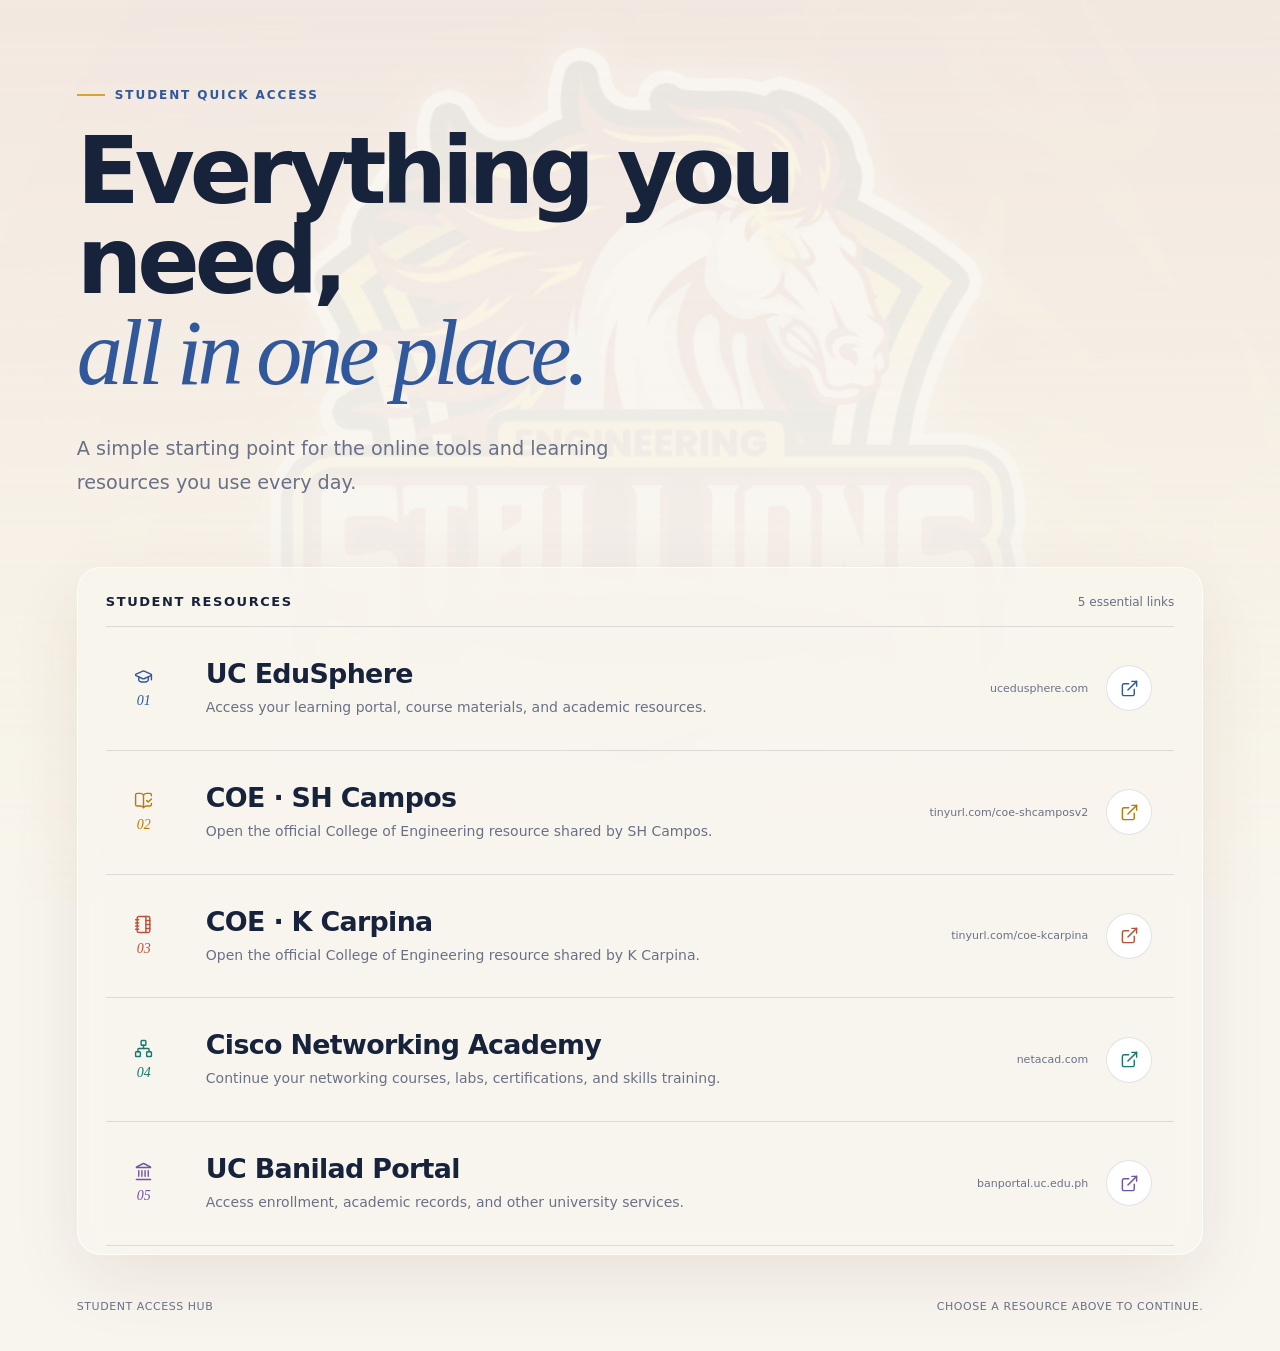
<file: index.html>
<!doctype html>
<html lang="en">
  <head>
    <meta charset="utf-8" />
    <meta name="viewport" content="width=device-width, initial-scale=1" />
    <meta name="description" content="Centralized access to essential student websites and learning resources." />
    <meta property="og:title" content="Student Access Hub" />
    <meta property="og:description" content="Centralized access to essential student websites and learning resources." />
    <meta property="og:image" content="assets/og.png" />
    <title>Student Access Hub</title>
    <link rel="stylesheet" href="styles.css" />
  </head>
  <body>
    <main>
      <section class="hero" aria-labelledby="page-title">
        <div class="eyebrow"><span></span> Student quick access</div>
        <h1 id="page-title">Everything you need,<br /><em>all in one place.</em></h1>
        <p class="intro">A simple starting point for the online tools and learning resources you use every day.</p>
      </section>

      <section class="resources" aria-label="Student websites">
        <div class="section-heading"><h2>Student resources</h2><p>5 essential links</p></div>
        <div class="resource-list">
          <a class="resource-card blue" href="https://ucedusphere.com/" target="_blank" rel="noopener noreferrer" aria-label="Open UC EduSphere in a new tab">
            <span class="resource-index" aria-hidden="true"><i data-lucide="graduation-cap"></i><span>01</span></span>
            <span class="resource-copy"><strong>UC EduSphere</strong><span>Access your learning portal, course materials, and academic resources.</span></span>
            <span class="resource-action"><small>ucedusphere.com</small><span class="arrow" aria-hidden="true"><i data-lucide="external-link"></i></span></span>
          </a>

          <a class="resource-card gold" href="https://tinyurl.com/coe-shcamposv2" target="_blank" rel="noopener noreferrer" aria-label="Open COE SH Campos in a new tab">
            <span class="resource-index" aria-hidden="true"><i data-lucide="book-open-check"></i><span>02</span></span>
            <span class="resource-copy"><strong>COE · SH Campos</strong><span>Open the official College of Engineering resource shared by SH Campos.</span></span>
            <span class="resource-action"><small>tinyurl.com/coe-shcamposv2</small><span class="arrow" aria-hidden="true"><i data-lucide="external-link"></i></span></span>
          </a>

          <a class="resource-card coral" href="https://tinyurl.com/coe-kcarpina" target="_blank" rel="noopener noreferrer" aria-label="Open COE K Carpina in a new tab">
            <span class="resource-index" aria-hidden="true"><i data-lucide="notebook-tabs"></i><span>03</span></span>
            <span class="resource-copy"><strong>COE · K Carpina</strong><span>Open the official College of Engineering resource shared by K Carpina.</span></span>
            <span class="resource-action"><small>tinyurl.com/coe-kcarpina</small><span class="arrow" aria-hidden="true"><i data-lucide="external-link"></i></span></span>
          </a>

          <a class="resource-card teal" href="https://www.netacad.com/" target="_blank" rel="noopener noreferrer" aria-label="Open Cisco Networking Academy in a new tab">
            <span class="resource-index" aria-hidden="true"><i data-lucide="network"></i><span>04</span></span>
            <span class="resource-copy"><strong>Cisco Networking Academy</strong><span>Continue your networking courses, labs, certifications, and skills training.</span></span>
            <span class="resource-action"><small>netacad.com</small><span class="arrow" aria-hidden="true"><i data-lucide="external-link"></i></span></span>
          </a>

          <a class="resource-card violet" href="https://banportal.uc.edu.ph/" target="_blank" rel="noopener noreferrer" aria-label="Open UC Banner Portal in a new tab">
            <span class="resource-index" aria-hidden="true"><i data-lucide="landmark"></i><span>05</span></span>
            <span class="resource-copy"><strong>UC Banilad Portal</strong><span>Access enrollment, academic records, and other university services.</span></span>
            <span class="resource-action"><small>banportal.uc.edu.ph</small><span class="arrow" aria-hidden="true"><i data-lucide="external-link"></i></span></span>
          </a>
        </div>
      </section>

      <footer><p>Student Access Hub</p><p>Choose a resource above to continue.</p></footer>
    </main>
    <script src="lucide.min.js"></script>
    <script>lucide.createIcons({ attrs: { "stroke-width": 1.8 } });</script>
  </body>
</html>
</file>
<file: styles.css>
:root { --ink: #17223b; --paper: #f8f5ef; --muted: #697186; --line: rgba(23,34,59,.13); }
* { box-sizing: border-box; }
html { scroll-behavior: smooth; }
body { margin: 0; background: var(--paper); color: var(--ink); font-family: Inter, ui-sans-serif, system-ui, -apple-system, BlinkMacSystemFont, "Segoe UI", sans-serif; }
main { min-height: 100vh; position: relative; overflow: hidden; padding: 0 6vw; isolation: isolate; }
main::before { content: ""; position: fixed; z-index: -2; inset: 0; pointer-events: none; background: url("assets/stallions-background.png") center top / cover no-repeat; opacity: .18; }
main::after { content: ""; position: fixed; z-index: -1; inset: 0; pointer-events: none; background: linear-gradient(180deg, rgba(248,245,239,.66) 0%, rgba(248,245,239,.78) 48%, rgba(248,245,239,.94) 100%); }
.hero, .resources, footer { position: relative; z-index: 1; }
.hero { max-width: 1160px; margin: 0 auto; padding: 88px 0 68px; }
.eyebrow { display: flex; align-items: center; gap: 10px; margin-bottom: 24px; color: #31589a; font-size: 12px; font-weight: 800; letter-spacing: .16em; text-transform: uppercase; }
.eyebrow span { width: 28px; height: 2px; background: #d6a432; }
h1 { margin: 0; max-width: 920px; font-size: clamp(3rem,7.2vw,6.8rem); line-height: .98; letter-spacing: -.055em; font-weight: 750; }
h1 em { color: #31589a; font-family: Georgia, "Times New Roman", serif; font-weight: 500; }
.intro { max-width: 590px; margin: 34px 0 0; color: var(--muted); font-size: clamp(1rem,1.5vw,1.2rem); line-height: 1.75; }
.resources { max-width: 1160px; margin: 0 auto; padding: 26px 28px 8px; border: 1px solid rgba(255,255,255,.72); border-radius: 24px; background: rgba(248,245,239,.72); box-shadow: 0 24px 70px rgba(88,44,6,.09); backdrop-filter: blur(12px); }
.section-heading { display: flex; justify-content: space-between; align-items: baseline; padding-bottom: 17px; border-bottom: 1px solid var(--line); }
.section-heading h2 { margin: 0; font-size: 13px; letter-spacing: .12em; text-transform: uppercase; }
.section-heading p { margin: 0; color: var(--muted); font-size: 12px; }
.resource-list { display: grid; }
.resource-card { --accent: #31589a; display: grid; grid-template-columns: 76px minmax(0,1fr) auto; gap: 24px; align-items: center; padding: 31px 22px 31px 0; border-bottom: 1px solid var(--line); color: inherit; text-decoration: none; transition: padding .22s ease, background .22s ease; }
.resource-card.gold { --accent: #b87a08; }
.resource-card.coral { --accent: #b9523c; }
.resource-card.teal { --accent: #16776e; }
.resource-card.violet { --accent: #7154a3; }
.resource-card:hover { padding-left: 22px; background: rgba(255,255,255,.68); }
.resource-card:focus-visible { outline: 3px solid var(--accent); outline-offset: -3px; }
.resource-index { display: grid; justify-items: center; gap: 7px; color: var(--accent); }
.resource-index svg { width: 19px; height: 19px; }
.resource-index span { font-family: Georgia, "Times New Roman", serif; font-size: 14px; font-style: italic; }
.resource-copy { display: grid; gap: 8px; }
.resource-copy strong { font-size: clamp(1.2rem,2.1vw,1.75rem); letter-spacing: -.025em; }
.resource-copy > span { max-width: 580px; color: var(--muted); font-size: 14px; line-height: 1.55; }
.resource-action { display: flex; align-items: center; gap: 18px; color: var(--muted); }
.resource-action small { font-size: 11px; }
.arrow { display: grid; place-items: center; width: 46px; height: 46px; border: 1px solid var(--line); border-radius: 50%; background: white; color: var(--accent); transition: transform .22s ease, color .22s ease, background .22s ease; }
.arrow svg { width: 19px; height: 19px; }
.resource-card:hover .arrow { transform: translate(3px,-3px); color: white; background: var(--accent); }
footer { max-width: 1160px; margin: 0 auto; display: flex; justify-content: space-between; padding: 45px 0 38px; color: var(--muted); font-size: 11px; letter-spacing: .05em; text-transform: uppercase; }
footer p { margin: 0; }
@media (max-width: 680px) { main { padding: 0 20px; } main::before { background-position: 48% top; opacity: .15; } .hero { padding: 58px 0 48px; } .resources { padding: 20px 16px 4px; border-radius: 18px; } .resource-card { grid-template-columns: 44px 1fr auto; gap: 12px; padding: 25px 4px 25px 0; } .resource-card:hover { padding-left: 8px; } .resource-copy > span, .resource-action small { display: none; } .arrow { width: 40px; height: 40px; } footer { gap: 20px; } }
@media (prefers-reduced-motion: reduce) { * { scroll-behavior: auto !important; transition: none !important; } }
</file>
